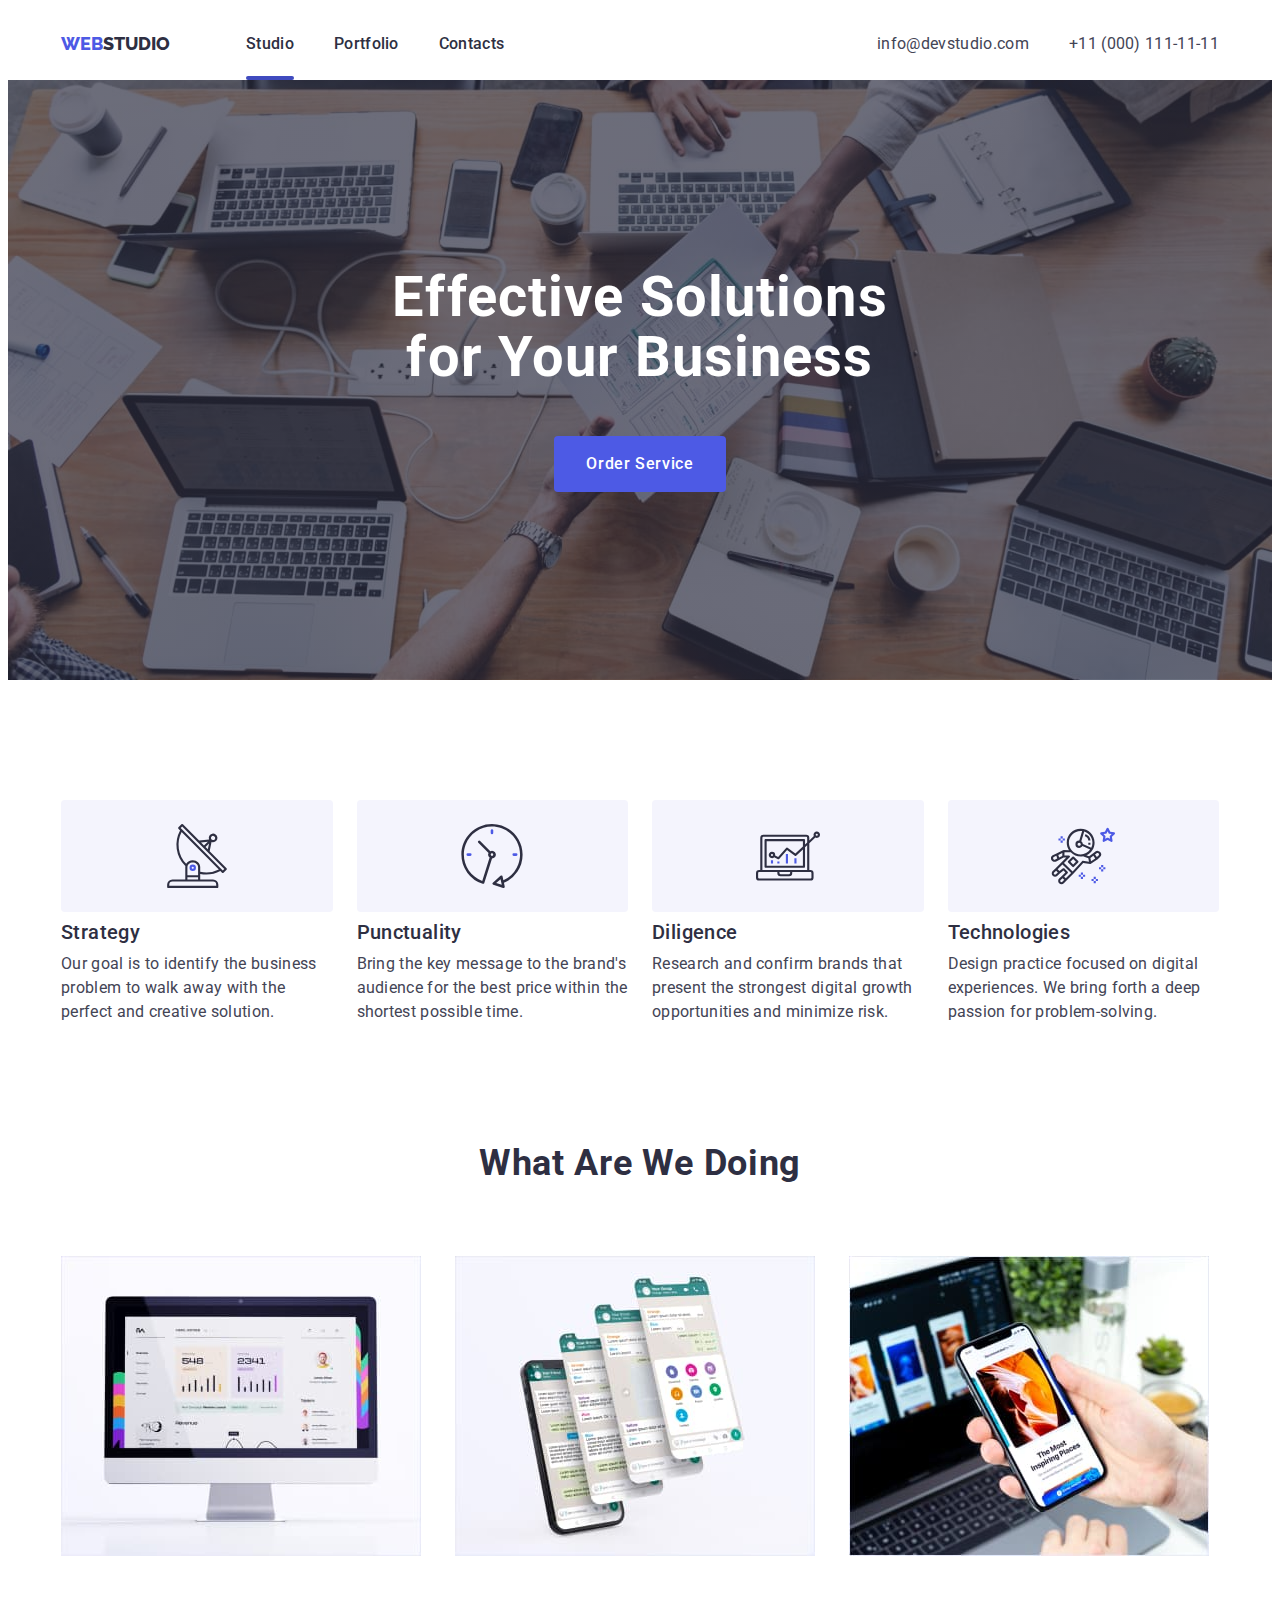
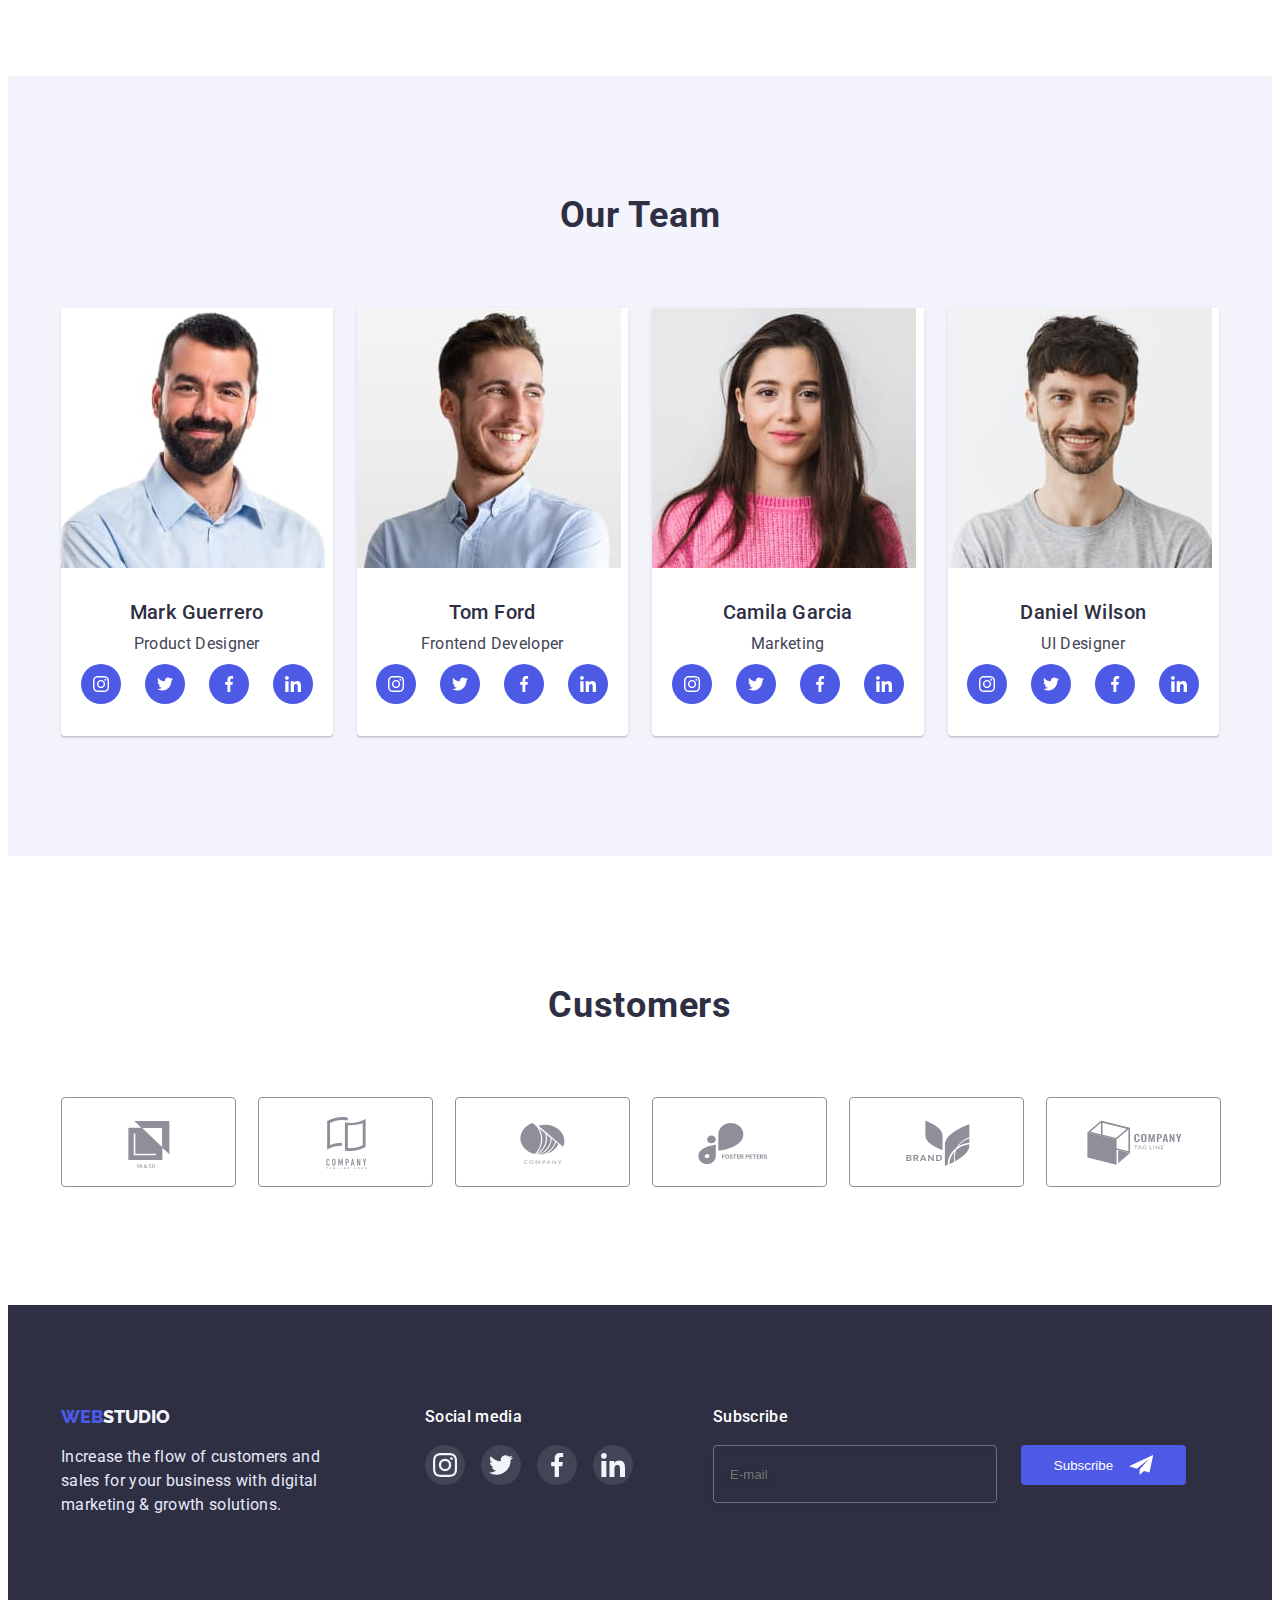
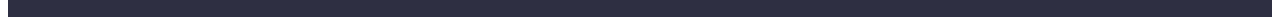
<file: index.html>
<!DOCTYPE html>
<html lang="en">
<head>
    <meta charset="UTF-8">
    <meta http-equiv="X-UA-Compatible" content="IE=edge">
    <meta name="viewport" content="width=device-width, initial-scale=1.0">
    <title>Webstudio</title>
    <link rel="preconnect" href="https://fonts.googleapis.com">
    <link rel="preconnect" href="https://fonts.gstatic.com" crossorigin>
    <link href="https://fonts.googleapis.com/css2?family=Raleway:wght@800&family=Roboto:wght@400;500;700;900&display=swap" rel="stylesheet">
    <link rel="stylesheet"
        href="https://cdnjs.cloudflare.com/ajax/libs/modern-normalize/1.1.0/modern-normalize.min.css"
        integrity="sha512-wpPYUAdjBVSE4KJnH1VR1HeZfpl1ub8YT/NKx4PuQ5NmX2tKuGu6U/JRp5y+Y8XG2tV+wKQpNHVUX03MfMFn9Q=="
        crossorigin="anonymous"
        referrerpolicy="no-referrer" />
    <link rel="stylesheet" href="./css/style.css">
</head>
<body>
    <!--header-->
    <header class="header">
        <div class="container header-wrap">
            <nav class="navigation">
                <a href="./index.html" class="logo link"><span class="logo-web">Web</span>Studio</a>
                    <ul class="navigation-item">
                        <li class="navigation-items list">
                            <a class="link current" href="./index.html" >Studio</a></li>
                        <li class="navigation-items list">
                            <a class="link" href="./portfolio.html">Portfolio</a></li>
                        <li class="navigation-items list">
                            <a class="link" href="#">Contacts</a></li>
                    </ul>
            </nav>
            <address class="address">
                <ul class="address-item">
                    <li class="address-items list"><a href="mailto:info@devstudio.com" class="link">info@devstudio.com</a></li>
                    <li class="address-items list"><a href="tel:+110001111111" class="link">+11 (000) 111-11-11</a></li>
                </ul>
            </address>
        </div>
    </header>
            <!--Main title Section 1-->
    <main>
        <section class="hero">
            <div class="container hero-wrap">
                <h1 class="hero-title">Effective Solutions for Your Business</h1>
                <button type="button" class="hero-btn" data-modal-open >Order Service</button>
            </div>
        </section>
        <!--Section 2-->
        <section class="qualities">
            <div class="container">
                <h2 class="visualy-hidden">Our Qualities</h2>
                <ul class="qualities-wrap">
                    <li class="qualities-list list">
                        <h3 class="qualities-title">Strategy</h3>
                        <p class="qualities-description">Our goal is to identify the business problem to walk away with the perfect and creative solution. 
                        </p>
                    </li>
                    <li class="qualities-list list">
                        <h3 class="qualities-title">Punctuality</h3>
                        <p class="qualities-description">Bring the key message to the brand's audience for the best price within the shortest possible time.
                        </p>
                    </li>
                    <li class="qualities-list list">
                        <h3 class="qualities-title">Diligence</h3>
                        <p class="qualities-description">Research and confirm brands that present the strongest digital growth opportunities and minimize risk.
                        </p>
                    </li>
                    <li class="qualities-list list">
                        <h3 class="qualities-title">Technologies</h3>
                        <p class="qualities-description">Design practice focused on digital experiences. We bring forth a deep passion for problem-solving. 
                        </p>
                    </li>
                </ul>
            </div>
        </section>
        <!--Section 3-->
        <section class="work-section">
            <div class="container">
                <h2 class="work-title">What are we doing</h2>
                <ul class="work-item-wrap">
                    <li class="work-title-items list"><img src="./images/blok-3-3.jpg" alt="monitor" width="360"></li>
                    <li class="work-title-items list"><img src="./images/blok-3-2.jpg" alt="phone display" width="360"></li>
                    <li class="work-title-items list"><img src="./images/blok-3-1.jpg" alt="laptop phone" width="360"></li>
                </ul>
            </div>
        </section>
        <!--Section 4-->
        <section class="team">
            <div class="container">
                <h2 class="team-title">Our Team</h2>
                <ul class="team-cadrs">
                    <li class="team-items list"><img src="./images/mark.jpg" alt="Mark" width="264">
                        <div class="cards-content">
                            <h3 class="team-titles">Mark Guerrero</h3>
                            <p class="team-description">Product Designer</p>
                            <ul class="team-sot-list list">
                                <li class="team-sot-item">
                                    <a href="" class="team-sot-link link">
                                        <svg class="team-soc-icon" width="16" height="16">
                                            <use href="./images/symbol-defs.svg#icon-instagram-1"></use>
                                        </svg>
                                    </a>
                                </li>
                                <li class="team-sot-item">
                                    <a href="" class="team-sot-link link">
                                        <svg class="team-soc-icon" width="16px" height="16px">
                                            <use href="./images/symbol-defs.svg#icon-twitter-1"></use>
                                        </svg>
                                    </a>
                                </li>
                                <li class="team-sot-item">
                                    <a href="" class="team-sot-link link">
                                        <svg class="team-soc-icon" width="16px" height="16px">
                                            <use href="./images/symbol-defs.svg#icon-facebook-1"></use>
                                        </svg>
                                    </a>
                                </li>
                                <li class="team-sot-item">
                                    <a href="" class="team-sot-link link">
                                        <svg class="team-soc-icon" width="16px" height="16px">
                                            <use href="./images/symbol-defs.svg#icon-linkedin-1"></use>
                                        </svg>
                                    </a>
                                </li>
                            </ul>
                        </div>
                    </li>
                    <li class="team-items list"><img src="./images/tom.jpg" alt="Tom" width="264">
                        <div class="cards-content">
                            <h3 class="team-titles">Tom Ford</h3>
                            <p class="team-description">Frontend Developer</p>
                            <ul class="team-sot-list list">
                                <li class="team-sot-item">
                                    <a href="" class="team-sot-link link">
                                        <svg class="team-soc-icon" width="16" height="16">
                                            <use href="./images/symbol-defs.svg#icon-instagram-1"></use>
                                        </svg>
                                    </a>
                                </li>
                                <li class="team-sot-item">
                                    <a href="" class="team-sot-link link">
                                        <svg class="team-soc-icon" width="16px" height="16px">
                                            <use href="./images/symbol-defs.svg#icon-twitter-1"></use>
                                        </svg>
                                    </a>
                                </li>
                                <li class="team-sot-item">
                                    <a href="" class="team-sot-link link">
                                        <svg class="team-soc-icon" width="16px" height="16px">
                                            <use href="./images/symbol-defs.svg#icon-facebook-1"></use>
                                        </svg>
                                    </a>
                                </li>
                                <li class="team-sot-item">
                                    <a href="" class="team-sot-link link">
                                        <svg class="team-soc-icon" width="16px" height="16px">
                                            <use href="./images/symbol-defs.svg#icon-linkedin-1"></use>
                                        </svg>
                                    </a>
                                </li>
                            </ul>
                        </div>
                    </li>
                    <li class="team-items list"><img src="./images/camila.jpg" alt="Camila" width="264">
                        <div class="cards-content">
                            <h3 class="team-titles">Camila Garcia</h3>
                            <p class="team-description">Marketing</p>
                            <ul class="team-sot-list list">
                                <li class="team-sot-item">
                                    <a href="" class="team-sot-link link">
                                        <svg class="team-soc-icon" width="16" height="16">
                                            <use href="./images/symbol-defs.svg#icon-instagram-1"></use>
                                        </svg>
                                    </a>
                                </li>
                                <li class="team-sot-item">
                                    <a href="" class="team-sot-link link">
                                        <svg class="team-soc-icon" width="16px" height="16px">
                                            <use href="./images/symbol-defs.svg#icon-twitter-1"></use>
                                        </svg>
                                    </a>
                                </li>
                                <li class="team-sot-item">
                                    <a href="" class="team-sot-link link">
                                        <svg class="team-soc-icon" width="16px" height="16px">
                                            <use href="./images/symbol-defs.svg#icon-facebook-1"></use>
                                        </svg>
                                    </a>
                                </li>
                                <li class="team-sot-item">
                                    <a href="" class="team-sot-link link">
                                        <svg class="team-soc-icon" width="16px" height="16px">
                                            <use href="./images/symbol-defs.svg#icon-linkedin-1"></use>
                                        </svg>
                                    </a>
                                </li>
                            </ul>
                        </div>
                    </li>
                    <li class="team-items list"><img src="./images/daniel.jpg" alt="Daniel" width="264">
                        <div class="cards-content">
                            <h3 class="team-titles">Daniel Wilson</h3>
                            <p class="team-description">UI Designer</p>
                            <ul class="team-sot-list list">
                                <li class="team-sot-item">
                                    <a href="" class="team-sot-link link">
                                        <svg class="team-soc-icon" width="16" height="16">
                                            <use href="./images/symbol-defs.svg#icon-instagram-1"></use>
                                        </svg>
                                    </a>
                                </li>
                                <li class="team-sot-item">
                                    <a href="" class="team-sot-link link">
                                        <svg class="team-soc-icon" width="16px" height="16px">
                                            <use href="./images/symbol-defs.svg#icon-twitter-1"></use>
                                        </svg>
                                    </a>
                                </li>
                                <li class="team-sot-item">
                                    <a href="" class="team-sot-link link">
                                        <svg class="team-soc-icon" width="16px" height="16px">
                                            <use href="./images/symbol-defs.svg#icon-facebook-1"></use>
                                        </svg>
                                    </a>
                                </li>
                                <li class="team-sot-item">
                                    <a href="" class="team-sot-link link">
                                        <svg class="team-soc-icon" width="16px" height="16px">
                                            <use href="./images/symbol-defs.svg#icon-linkedin-1"></use>
                                        </svg>
                                    </a>
                                </li>
                            </ul>
                        </div>
                    </li>
                </ul>
            </div>
        </section>
        <!-- --------section customers--------- -->
        <section class="customers">
            <div class="container">
                <h3 class="customers-header">Customers</h3>
                <ul class="customers-item list">
                    <li class="customers-items">
                        <a href="" class="customers-links link">
                            <svg class="customers-icon" width="104" height="56">
                                <use href="./images/symbol-defs.svg#icon-Logo-yaco"></use>
                            </svg>
                        </a>
                    </li>
                    <li class="customers-items">
                        <a href="" class="customers-links link">
                            <svg class="customers-icon" width="104" height="56">
                                <use href="./images/symbol-defs.svg#icon-Logo-comp-th"></use>
                            </svg>
                        </a>
                    </li>
                    <li class="customers-items">
                        <a href="" class="customers-links link">
                            <svg class="customers-icon" width="104" height="56">
                                <use href="./images/symbol-defs.svg#icon-Logo-company"></use>
                            </svg>
                        </a>
                    </li>
                    <li class="customers-items">
                        <a href="" class="customers-links link">
                            <svg class="customers-icon" width="104" height="56">
                                <use href="./images/symbol-defs.svg#icon-Logo-peters"></use>
                            </svg>
                        </a>
                    </li>
                    <li class="customers-items">
                        <a href="" class="customers-links link">
                            <svg class="customers-icon" width="104" height="56">
                                <use href="./images/symbol-defs.svg#icon-Logobrand"></use>
                            </svg>
                        </a>
                    </li>
                    <li class="customers-items">
                        <a href="" class="customers-links link">
                            <svg class="customers-icon" width="104" height="56">
                                <use href="./images/symbol-defs.svg#icon-Logo-com-tl"></use>
                            </svg>
                        </a>
                    </li>
                </ul>
            </div>
        </section>
    </main>
    <!--Basement-->
    <footer class="footers">
        <div class="footers-con-wrap container">
            <div class="footers-wrap">
                <a href="./index.html" class="logo link"><span class="logo-web">Web</span><span class="logo-footer">Studio</span></a>
                <p  class="footers-coperite">Increase the flow of customers and sales for your business with digital marketing & growth solutions.</p>
            </div>
            <div class="social-wrap">
                <h4 class="social-header">Social media</h4>
                <ul class="social-item list">
                    <li class="social-items">
                        <a href="" class="social-links link">
                            <svg class="social-icon-footers" width="24" height="24">
                                <use href="./images/symbol-defs.svg#icon-instagram-1"></use>
                            </svg>
                        </a>
                    </li>
                    <li class="social-items">
                        <a href="" class="social-links link">
                            <svg class="social-icon-footers" width="24px" height="24px">
                                <use href="./images/symbol-defs.svg#icon-twitter-1"></use>
                            </svg>
                        </a>
                    </li>
                    <li class="social-items">
                        <a href="" class="social-links link">
                            <svg class="social-icon-footers" width="24px" height="24px">
                                <use href="./images/symbol-defs.svg#icon-facebook-1"></use>
                            </svg>
                        </a>
                    </li>
                    <li class="social-items">
                        <a href="" class="social-links link">
                            <svg class="social-icon-footers" width="24px" height="24px">
                                <use href="./images/symbol-defs.svg#icon-linkedin-1"></use>
                            </svg>
                        </a>
                    </li>
                </ul>
            </div>
            <form class="footer-form" name="email-footer" autocomplete="on" novalidate>
                <h4 class="social-header footers-form-header">Subscribe</h4>
                <div class="form-inp-and-btn">
                    <input
                        class="footer-input"
                        type="email" 
                        name="email"
                        placeholder="E-mail"/>
                    <button type="submit" class="form-btn button">Subscribe
                        <svg class="form-btn-icon" width="24px" height="24px">
                            <use href="./images/symbol-defs.svg#icon-icon-send"></use>
                        </svg>
                    </button>
                </div>
            </form>
        </div>
    </footer>
    <div class="backdrop is-hidden" data-modal >
        <div class="modal">
            <button type="button" class="modal-btn-close" data-modal-close >
                <svg class="close-icon" width="8px" height="8px">
                    <use href="./images/symbol-defs.svg#icon-close-black-18dp-2-1"></use>
                </svg>
            </button>
            <p class="modal-text">Leave your contacts and we will call you back</p>
            <form class="modal-form">
                <label class="form-label">
                    <span class="modal-label-text">Name</span>
                    <span class="input-container">
                        <input 
                            class="modal-in-name modal-input"
                            type="name" 
                            name="user-name"/>
                        <svg class="modal-inp-icon" width="18" height="18">
                            <use href="./images/symbol-defs.svg#icon-person-black-18dp"></use>
                        </svg>
                    </span>
                </label>
                <label class="form-label">
                    <span class="modal-label-text">Phone</span>
                    <span class="input-container">
                        <input 
                            class="modal-in-name modal-input"
                            type="tel" 
                            name="user-phone"/>
                        <svg class="modal-inp-icon" width="18" height="24">
                            <use href="./images/symbol-defs.svg#icon-Vector"></use>
                        </svg>
                    </span>
                </label>
                <label class="form-label">
                    <span class="modal-label-text">Email</span>
                    <span class="input-container">
                        <input 
                            class="modal-in-name modal-input"
                            type="email" 
                            name="user-email"/>
                        <svg class="modal-inp-icon" width="18" height="24">
                            <use href="./images/symbol-defs.svg#icon-Vector-2"></use>
                        </svg>
                    </span>
                </label>
                <label class="form-label label-textarea-container">
                    <span class="modal-label-text">Comment</span>
                    <textarea class="modal-user-text" name="usex text" rows="10" placeholder="Text input"></textarea>
                </label>
                <div class="modal-field">
                    <input
                        class="inp-check visualy-hidden" 
                        type="checkbox" 
                        id="policy"
                        name="user policy"
                        value="true"
                        required>
                    <label class="modal-check" type="check-text" for="policy">
                        <span class="check-text">I accept the terms and conditions of the</span>
                        <a href="#" class="check-link">Privacy Policy</a>
                    </label>
                </div>
                <div class="btn-position">
                    <button type="submit" class="modal-btn-submit">Send</button>
                </div>
            </form>
        </div>
    </div>
    <script src="./js/modal.js"></script>
</body>
</html>
</file>
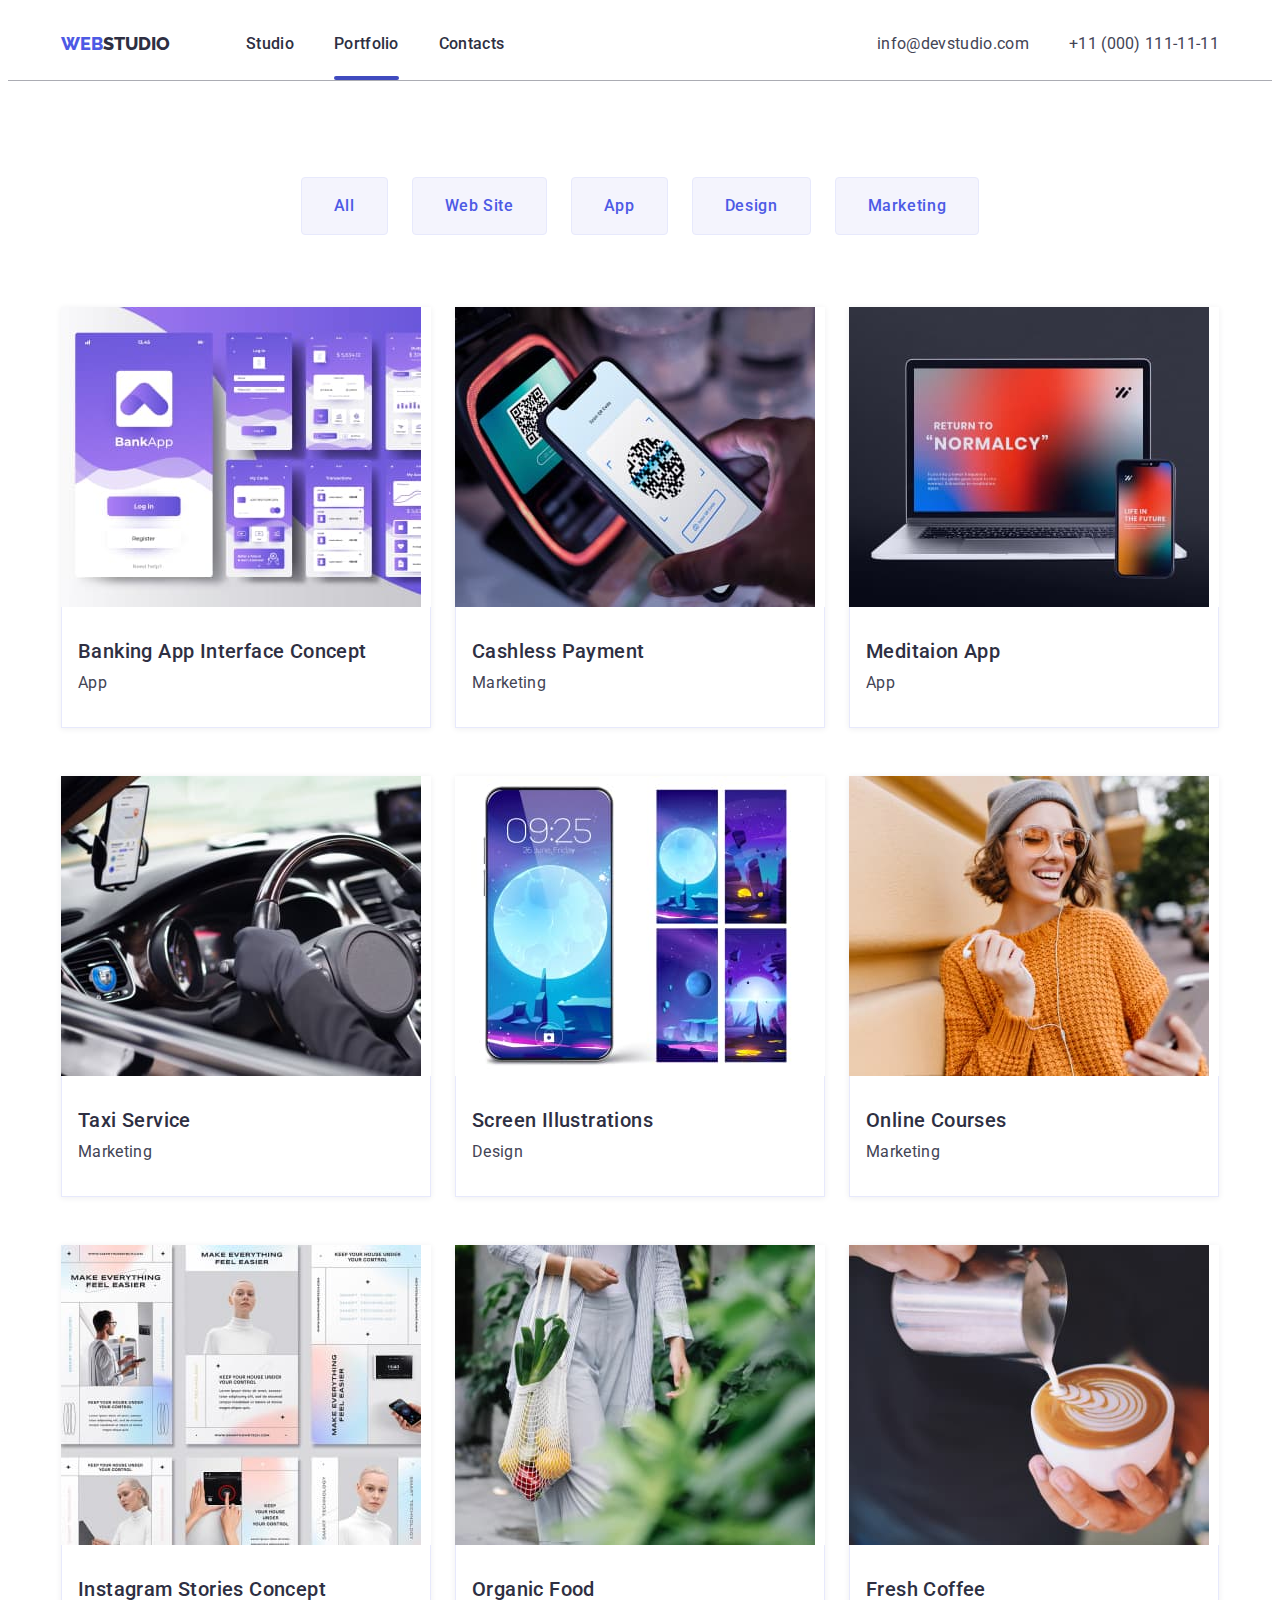
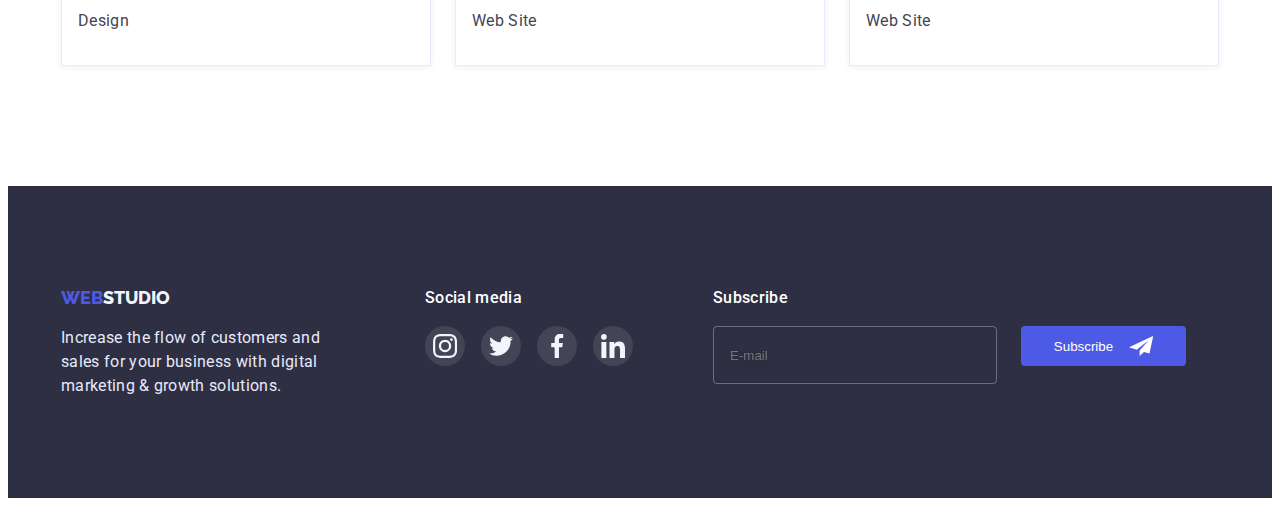
<file: portfolio.html>
<!DOCTYPE html>
<html lang="en">
<head>
    <meta charset="UTF-8">
    <meta http-equiv="X-UA-Compatible" content="IE=edge">
    <meta name="viewport" content="width=device-width, initial-scale=1.0">
    <title>Portfolio</title>
    <link rel="preconnect" href="https://fonts.googleapis.com">
    <link rel="preconnect" href="https://fonts.gstatic.com" crossorigin>
    <link href="https://fonts.googleapis.com/css2?family=Raleway:wght@800&family=Roboto:wght@400;500;700;900&display=swap" rel="stylesheet">
    <link rel="stylesheet"
        href="https://cdnjs.cloudflare.com/ajax/libs/modern-normalize/1.1.0/modern-normalize.min.css"
        integrity="sha512-wpPYUAdjBVSE4KJnH1VR1HeZfpl1ub8YT/NKx4PuQ5NmX2tKuGu6U/JRp5y+Y8XG2tV+wKQpNHVUX03MfMFn9Q=="
        crossorigin="anonymous"
        referrerpolicy="no-referrer" />
    <link rel="stylesheet" href="./css/style.css">
</head>
<body>
    <!--header-->
    <header class="header header-portfolio">
        <div class="container header-wrap">
            <nav class="navigation">
                <a href="./index.html" class="logo link"><span class="logo-web">Web</span>Studio</a>
                    <ul class="navigation-item">
                        <li class="navigation-items list">
                            <a class="link" href="./index.html" >Studio</a></li>
                        <li class="navigation-items list">
                            <a class="link current" href="./portfolio.html">Portfolio</a></li>
                        <li class="navigation-items list">
                            <a class="link" href="#">Contacts</a></li>
                    </ul>
            </nav>
            <address class="address">
                <ul class="address-item">
                    <li class="address-items list"><a href="mailto:info@devstudio.com" class="link">info@devstudio.com</a></li>
                    <li class="address-items list"><a href="tel:+110001111111" class="link">+11 (000) 111-11-11</a></li>
                </ul>
            </address>
        </div>
    </header>
        <!--meniu filters-->
    <main>
        <section class="meniu-filters project">
            <div class="container">
                <h1 hidden>Portfolio</h1>
                <ul class="meniu-filters-item">
                    <li class="meniu-filters-items list">
                        <button class="meniu-filters-btn" type="button">All</button>
                    </li>
                    <li class="meniu-filters-items list">
                        <button class="meniu-filters-btn" type="button">Web Site</button>
                    </li>
                    <li class="meniu-filters-items list">
                        <button class="meniu-filters-btn" type="button">App</button>
                    </li>
                    <li class="meniu-filters-items list">
                        <button class="meniu-filters-btn" type="button">Design</button>
                    </li>
                    <li class="meniu-filters-items list">
                        <button class="meniu-filters-btn" type="button">Marketing</button>
                    </li>
                </ul>
                <!--Project Cards-->
                <ul class="project-item">
                    <li class="project-items list">
                        <a href="" class="project-links link">
                            <div class="project-cont-overlay">
                                <img src="./images/banking.jpg" alt="banking app" width="360">
                                <p class="overlay">
                                    14 Stylish and User-Friendly App Design Concepts · Task Manager App · Calorie Tracker App · Exotic Fruit Ecommerce App · Cloud Storage App
                                </p>
                            </div>
                            <div class="project-items-content">
                                <h2 class="project-header text">Banking App Interface Concept</h2>
                                <p class="project-paragaph text">App</p>
                            </div>
                        </a>
                    </li>
                    <li class="project-items list"> 
                        <a href="" class="project-links link">
                            <div class="project-cont-overlay">
                                <img src="./images/cashless-payment.jpg" alt="phone paynet" width="360">
                                <p class="overlay">
                                    14 Stylish and User-Friendly App Design Concepts · Task Manager App · Calorie Tracker App · Exotic Fruit Ecommerce App · Cloud Storage App
                                </p>
                            </div>
                            <div class="project-items-content">
                                <h2 class="project-header text">Cashless Payment</h2>
                                <p class="project-paragaph text">Marketing</p>
                            </div>
                        </a>
                    </li>
                    <li class="project-items list">
                        <a href="" class="project-links link">
                            <div class="project-cont-overlay">
                                <img src="./images/meditaion.jpg" alt="macbook phone" width="360">
                                <p class="overlay">
                                    14 Stylish and User-Friendly App Design Concepts · Task Manager App · Calorie Tracker App · Exotic Fruit Ecommerce App · Cloud Storage App
                                </p>
                            </div>
                            <div class="project-items-content">
                                <h2 class="project-header text">Meditaion App</h2>
                                <p class="project-paragaph text">App</p>
                            </div>
                        </a>
                    </li>
                    <li class="project-items list">
                        <a href="" class="project-links link">
                            <div class="project-cont-overlay">
                                <img src="./images/taxi-service.jpg" alt="taxi driver driving" width="360">
                                <p class="overlay">
                                    14 Stylish and User-Friendly App Design Concepts · Task Manager App · Calorie Tracker App · Exotic Fruit Ecommerce App · Cloud Storage App
                                </p>
                            </div>
                            <div class="project-items-content">
                                <h2 class="project-header text">Taxi Service</h2>
                                <p class="project-paragaph text">Marketing</p>
                            </div>
                        </a>
                    </li>
                    <li class="project-items list">
                        <a href="" class="project-links link">
                            <div class="project-cont-overlay">
                                <img src="./images/screen-ilustration.jpg" alt="screen ilustration" width="360">
                                <p class="overlay">
                                    14 Stylish and User-Friendly App Design Concepts · Task Manager App · Calorie Tracker App · Exotic Fruit Ecommerce App · Cloud Storage App
                                </p>
                            </div>
                            <div class="project-items-content">
                                <h2 class="project-header text">Screen Illustrations</h2>
                                <p class="project-paragaph text">Design</p>
                            </div>
                        </a>
                    </li>
                    <li class="project-items list">
                        <a href="" class="project-links link">
                            <div class="project-cont-overlay">
                                <img src="./images/online-courses.jpg" alt="girl in ayellow sweater" width="360">
                                <p class="overlay">
                                    14 Stylish and User-Friendly App Design Concepts · Task Manager App · Calorie Tracker App · Exotic Fruit Ecommerce App · Cloud Storage App
                                </p>
                            </div>
                            <div class="project-items-content">
                                <h2 class="project-header text">Online Courses</h2>
                                <p class="project-paragaph text">Marketing</p>
                            </div>
                        </a>
                    </li>
                    <li class="project-items list">
                        <a href="" class="project-links link">
                            <div class="project-cont-overlay">
                                <img src="./images/insta-store-content.jpg" alt="stories concept" width="360">
                                <p class="overlay">
                                    14 Stylish and User-Friendly App Design Concepts · Task Manager App · Calorie Tracker App · Exotic Fruit Ecommerce App · Cloud Storage App
                                </p>
                            </div>
                            <div class="project-items-content">
                                <h2 class="project-header text">Instagram Stories Concept</h2>
                                <p class="project-paragaph text">Design</p>
                            </div>
                        </a>
                    </li>
                    <li class="project-items list">
                        <a href="" class="project-links link">
                            <div class="project-cont-overlay">
                                <img src="./images/organic-food.jpg" alt="vegetables and fruits" width="360">
                                <p class="overlay">
                                    14 Stylish and User-Friendly App Design Concepts · Task Manager App · Calorie Tracker App · Exotic Fruit Ecommerce App · Cloud Storage App
                                </p>
                            </div>
                            <div class="project-items-content">
                                <h2 class="project-header text">Organic Food</h2>
                                <p class="project-paragaph text">Web Site</p>
                            </div>
                        </a>
                    </li>
                    <li class="project-items list">
                        <a href="" class="project-links link">
                            <div class="project-cont-overlay">
                                <img src="./images/fresh-coffe.jpg" alt="fresh coffe" width="360">
                                <p class="overlay">
                                    14 Stylish and User-Friendly App Design Concepts · Task Manager App · Calorie Tracker App · Exotic Fruit Ecommerce App · Cloud Storage App
                                </p>
                            </div>
                            <div class="project-items-content">
                                <h2 class="project-header text">Fresh Coffee</h2>
                                <p class="project-paragaph text">Web Site</p>
                            </div>
                        </a>
                    </li>
                </ul>
            </div>
        </section>
    </main>
    <!--Basement-->
    <footer class="footers">
        <!--  -->
        <!-- <div class="footers-wrap container">
            <a href="./index.html" class="logo link"><span class="logo-web">Web</span><span class="logo-footer">Studio</span></a>
            <p  class="footers-coperite">Increase the flow of customers and sales for your business with digital marketing & growth solutions.</p>
        </div> -->
        <!-- new -->
        <div class="footers-con-wrap container">
            <div class="footers-wrap">
                <a href="./index.html" class="logo link"><span class="logo-web">Web</span><span class="logo-footer">Studio</span></a>
                <p  class="footers-coperite">Increase the flow of customers and sales for your business with digital marketing & growth solutions.</p>
            </div>
            <div class="social-wrap">
                <h4 class="social-header">Social media</h4>
                <ul class="social-item list">
                    <li class="social-items">
                        <a href="" class="social-links link">
                            <svg class="social-icon-footers" width="24" height="24">
                                <use href="./images/symbol-defs.svg#icon-instagram-1"></use>
                            </svg>
                        </a>
                    </li>
                    <li class="social-items">
                        <a href="" class="social-links link">
                            <svg class="social-icon-footers" width="24px" height="24px">
                                <use href="./images/symbol-defs.svg#icon-twitter-1"></use>
                            </svg>
                        </a>
                    </li>
                    <li class="social-items">
                        <a href="" class="social-links link">
                            <svg class="social-icon-footers" width="24px" height="24px">
                                <use href="./images/symbol-defs.svg#icon-facebook-1"></use>
                            </svg>
                        </a>
                    </li>
                    <li class="social-items">
                        <a href="" class="social-links link">
                            <svg class="social-icon-footers" width="24px" height="24px">
                                <use href="./images/symbol-defs.svg#icon-linkedin-1"></use>
                            </svg>
                        </a>
                    </li>
                </ul>
            </div>
            <form class="footer-form" name="email-footer" autocomplete="on" novalidate>
                <h4 class="social-header footers-form-header">Subscribe</h4>
                <div class="form-inp-and-btn">
                    <input
                        class="footer-input"
                        type="email" 
                        name="email"
                        placeholder="E-mail"
                    />
                    <button type="submit" class="form-btn button">Subscribe
                        <svg class="form-btn-icon" width="24px" height="24px">
                            <use href="./images/symbol-defs.svg#icon-icon-send"></use>
                        </svg>
                    </button>
                </div>
            </form>
        </div>
    </footer>
</body>
</html>
</file>
<file: css/style.css>
:root {
    --primary-brand-color: #4D5AE5;
    --overlays-shadow-headi:#2E2F42; /* font,title */
    --accent-text-color: #434455;
    --helper-text-subtle: #8E8F99;
    --primary-white-color: #FFFFFF;
    --hover-focus: #404BBF;
    --card-text-overlay: #F4F4FD;
    --time-hover: 250ms cubic-bezier(0.4, 0, 0.2, 1);
        
}
body {
    font-family: 'Roboto', sans-serif;
    background-color: var(--primary-white-color);
}
/* ----------- reset styles ------------*/
h1,
h2,
h3,
h4,
h5, p {
    margin: 0;
}
ul {
    margin: 0;
    padding-left: 0;
}
img {
    display: block;
    max-width: 100%;
    height: auto;
}
button {
    padding: 16px 32px;
    border: 0px;
    border-radius: 4px;
    cursor: pointer;
}
.list {
    list-style: none;
}
.link {
    text-decoration: none;
}

.container {
    width: 1158px;
    padding-left: 15px;
    padding-right: 15px;
    margin-left: auto;
    margin-right: auto;
    /* outline: 2px solid red; */
}
/* ---------hidden header-------- */
.visualy-hidden {
    position: absolute;
    width: 1px;
    height: 1px;
    margin: -1px;
    border: 0;
    padding: 0;
    white-space: nowrap;
    clip-path: inset(100%);
    clip: rect(0 0 0 0);
    overflow: hidden;
}
/* -----------HEADER-------------- */
.header {
    padding-top: 24px;
    padding-bottom: 24px;
}
.header-wrap {
    display: flex;
    align-items: center;
}
.navigation {
    display: flex;
    align-items: center;
}
.logo {
    font-family: 'Raleway', sans-serif;
    color: var(--overlays-shadow-headi);
    font-weight: 800;
    font-size: 18px;
    line-height: 1.33;
    text-transform: uppercase;
    margin-left: 0px;
}
.logo-web {
    color: var(--primary-brand-color);
}
.current {
    position: relative;
}
.current::after {
    content: '';
    position: absolute;
    left: 0;
    bottom: -27px;
    width: 100%;
    height: 4px;
    border-radius: 2px;
    background-color: var(--hover-focus);

}
.navigation-item {
    display: flex;
    align-items: center;
    gap: 40px;
    margin-left: 76px;
}
.navigation-item 
.link {
    color:  var(--overlays-shadow-headi);
    font-weight: 500;
    font-size: 16px;
    line-height: 1.5;
    letter-spacing: 0.02em;
    transition: color var(--time-hover);
}
.navigation-item .link:hover,
.navigation-item .link:focus {
    color: var(--primary-brand-color);
}
.navigation-item .link:active {
    color: var(--primary-brand-color);
}
.address {
    font-style: normal;
    margin-left: auto;
}
.address-item {
    display: flex;
    align-items: center;
    gap: 40px;
}
.address-items
.link {
    color: var(--accent-text-color);
    font-size: 16px;
    line-height: 1.5;
    letter-spacing: 0.02em;
    transition: color var(--time-hover);
}
.address-items .link:hover,
.address-items .link:focus {
    color: var(--primary-brand-color);
}
/* ---------------------------HERO------------------------ */
.hero {
    background-color: var(--overlays-shadow-headi);
    background-image: linear-gradient(
        rgba(46, 47, 66, 0.7)
        ,rgba(46, 47, 66, 0.7)),
        url(../images/header-image.jpg);
    background-position: center;
    margin-left: auto;
    margin-right: auto;
    
    max-width: 1600px;
    background-size: cover;
    background-repeat: no-repeat;
    padding: 188px 0;
}
.hero-wrap {
    text-align: center;
}
.hero-title {
    color: var(--primary-white-color);
    font-size: 56px;
    line-height: 1.07;
    letter-spacing: 0.02em;

    text-align: center;
    margin-bottom: 48px;
    max-width: 500px;
    margin-left: auto;
    margin-right: auto;
}
.hero-btn {
    font-family: inherit;
    color: var(--primary-white-color);
    background-color: var(--primary-brand-color);
    font-weight: 500;
    font-size: 16px;
    line-height: 1.5;
    letter-spacing: 0.04em;
    padding: 16px 32px;
    min-width: 169px;
    min-height: 56px;
    transition: background-color var(--time-hover);
}
.hero-btn:hover,
.hero-btn:active {
    background-color: var(--hover-focus);
}
/* -------------------------------Section 2--------------------------- */
.qualities {
    padding: 120px 0px 120px 0px;
}
.qualities-wrap {
    display: flex;
    gap: 24px;
}
.qualities-list {
    flex-basis: calc((100% - 72px) / 4);
}
.qualities-list::before {
    background-color: #F4F4FD;
    display: block;
    content: "";
    height: 112px;
    border-radius: 4px;
    margin-bottom: 8px;
    background-size: 64px;
    background-position: center;
    background-repeat: no-repeat;
}
.qualities-list:nth-child(1)::before {
    background-image: url(../images/antenna.svg);
}
.qualities-list:nth-child(2)::before {
    background-image: url(../images/clock.svg);
}
.qualities-list:nth-child(3)::before {
    background-image: url(../images/diagram.svg);
}
.qualities-list:nth-child(4)::before {
    background-image: url(../images/astronaut.svg);
}
.qualities-title {
    color: var(--overlays-shadow-headi);
    font-family: inherit;
    font-weight: 500;
    font-size: 20px;
    line-height: 1.2;
    letter-spacing: 0.02em;
    margin-bottom: 8px;
}
.qualities-description {
    color: var(--accent-text-color);
    font-family: inherit;
    font-size: 16px;
    line-height: 1.5;
    letter-spacing: 0.02em;
}
/* -------------Section 3----------- */
.work-section {
    padding-bottom: 120px;
}
.work-title {
    color: var(--overlays-shadow-headi);
    font-size: 36px;
    line-height: 1.11;
    letter-spacing: 0.02em;
    text-transform: capitalize;
    text-align: center;

    margin-bottom: 72px;
}
.work-item-wrap {
    display: flex;
    flex-wrap: wrap;
    gap: 24px;
}
.work-title-items {
    flex-basis: calc((100% - 48px) / 3);
    /* color: var(--overlays-shadow-headi);
    font-weight: 600;
    font-size: 36px;
    line-height: 1.11; */
}
/* ------------------------Section 4----------------------- */
.team {
    background-color: #F4F4FD;
    padding: 120px 0 120px 0;
}
.team-title {
    text-align: center;
    color: var(--overlays-shadow-headi);
    font-size: 36px;
    line-height: 1.11;
    letter-spacing: 0.02em;
    text-transform: capitalize;
    margin-bottom: 72px;
}
.team-cadrs {
    display: flex;
    flex-wrap: wrap;
    gap: 24px;
}
.cards-content {
    padding: 32px 16px 32px 16px;
}
.team-items {
    flex-basis: calc((100% - 72px) / 4);
    background: #FFFFFF;
    box-shadow: 0px 1px 6px rgba(46, 47, 66, 0.08),
                0px 1px 1px rgba(46, 47, 66, 0.16),
                0px 2px 1px rgba(46, 47, 66, 0.08);
    border-radius: 0px 0px 4px 4px;
}
.team-titles {
    color: var(--overlays-shadow-headi);
    font-weight: 500;
    font-size: 20px;
    line-height: 1.2;
    letter-spacing: 0.02em;
    text-align: center;
    margin-bottom: 8px;
}
.team-description {
    color: var(--accent-text-color);
    font-size: 16px;
    line-height: 1.5;
    letter-spacing: 0.02em;
    text-align: center;
    margin-bottom: 8px;
}
.team-sot-list {
    display: flex;
    justify-content: center;
    gap: 24px;
}
.team-sot-item {
    width: 40px;
    height: 40px;
}
.team-sot-link {
    width: 100%;
    height: 100%;
    background-color: var(--primary-brand-color);

    display: flex;
    align-items: center;
    justify-content: center;
    border-radius: 50%;
    transition: background-color var(--time-hover);
}
/* -----schimb culoare la icon -----*/
.team-soc-icon {
    fill: #FFFFFF;
}
.team-sot-link:is(:hover, :focus) {
    background-color: var(--hover-focus);
}
/* ---------------------------Basement----------------------- */
.footers {
    background-color: var(--overlays-shadow-headi);
    padding-top: 100px;
    padding-bottom: 100px;
}
.footers-coperite {
    font-size: 16px;
    line-height: 1.5;
    color: #E7E9FC;
    letter-spacing: 0.02em;
    margin-top: 16px;
    max-width: 264px;
}
.logo-footer {
    color: #F4F4FD;
}
.footers-con-wrap {
    display: flex;
}
.footers-wrap {
    padding-right: 100px;
}
.social-wrap {
    min-width: 208px;
    padding-right: 80px;
}
.social-header {
    font-weight: 500;
    font-size: 16px;
    line-height: 1.5;
    letter-spacing: 0.02em;
    color: #FFFFFF;
    margin-bottom: 16px;
}
.social-item {
    display: flex;
    gap: 16px;
}
.social-items {
    width: 40px;
    height: 40px;
    flex-basis: calc((100% - 48px) / 4);
}
.social-links {
    width: 100%;
    height: 100%;
    background-color: rgba(255, 255, 255, 0.1);
    display: flex;
    align-items: center;
    justify-content: center;
    border-radius: 50%;
    transition: background-color var(--time-hover);
}
.social-links:is(:hover, :focus) {
    background-color: #31D0AA;
}
.social-icon-footers {
    fill: #F4F4FD;
    align-content: center;  
}
/* .footer-form {
    
} */
/* .footers-form-header {
    
} */
.form-inp-and-btn {
    display: flex;
}
.footer-input {
    width: 264px;
    height: 40px;
    color: rgba(255, 255, 255, 0.6);
    background-color: transparent;
    border: 1px solid rgba(255, 255, 255, 0.3);
    filter: drop-shadow(0px 4px 4px rgba(0, 0, 0, 0.15));
    border-radius: 4px;
    margin-right: 24px;
    padding-left: 16px;
    padding-bottom: 8px;
    padding-top: 8px;
}
.footer-input::backdrop {
    font-size: 12px;
    line-height: 2;
    letter-spacing: 0.04em;
}
.form-btn {
    display: flex;
    justify-content: center;
    align-items: center;
    width: 165px;
    height: 40px;
    color: #FFFFFF;
    padding: 8px 24px;
    gap: 16px;
    background-color: var(--primary-brand-color);
    transition: background-color var(--time-hover);
}
.form-btn:hover,
.form-btn:focus {
    background: var(--hover-focus);
}
.form-btn-icon {
    fill: var(--primary-white-color);
    
}

/* ------------------------meniu filters--------------------- */
/* .meniu-filters {

} */
.header-portfolio {
    border-bottom: 1px solid rgba(46, 47, 66, 0.4);;
}
.meniu-filters-item {
    display: flex;
    justify-content: center;
    margin-bottom: 72px;
}
.meniu-filters-items:not(:last-child) {
    margin-right: 24px;
}
.meniu-filters-btn {
    font-family: inherit;
    color: var(--primary-brand-color);
    background: #F4F4FD;
    font-weight: 500;
    font-size: 16px;
    line-height: 1.5;
    letter-spacing: 0.04em;
    border-radius: 4px;
    border: 1px solid #E7E9FC;
    transition: background-color var(--time-hover), 
                color var(--time-hover), 
                border var(--time-hover), 
                box-shadow var(--time-hover);
}
.meniu-filters-btn:hover,
.meniu-filters-btn:focus {
    color: var(--primary-white-color);
    background: var(--hover-focus);
    border: 1px solid var(--hover-focus);
    box-shadow: 0px 3px 1px rgba(0, 0, 0, 0.1),
                0px 2px 1px rgba(0, 0, 0, 0.08),
                0px 2px 2px rgba(0, 0, 0, 0.12);
}
/* -------------Project Cards----------- */
.project {
    padding: 96px 0 120px;
}
.project-item {
    display: flex;
    flex-wrap: wrap;
    row-gap: 48px;
    column-gap: 24px;
}
.project-items {
    flex-basis: calc((100% - 48px) / 3);
    box-shadow: 0px 1px 6px rgba(46, 47, 66, 0.08);
    transition: box-shadow var(--time-hover);
}
.project-items:is(:hover, :focus) {
    box-shadow: 0px 1px 6px rgba(46, 47, 66, 0.08),
                0px 1px 1px rgba(46, 47, 66, 0.16),
                0px 2px 1px rgba(46, 47, 66, 0.08);
}
.project-cont-overlay {
    position: relative;
    overflow: hidden;
}
.overlay {
    position: absolute;
    left: 0;
    top: 0;
    width: 100%;
    height: 100%;
    padding: 40px 32px;
    line-height: 1.5;
    overflow: auto;
    transform: translate(0, 100%);
    transition: transform var(--time-hover);

    color: var(--card-text-overlay);
    background-color:#4D5AE5;
}
.project-links:is(:hover, :focus) .overlay {
    transform: translate(0, 0);
}
.project-items-content {
    border: 1px solid #E7E9FC;
    border-top: 0;
    padding: 32px 0 32px 16px;
    transition: border var(--time-hover), 
                box-shadow var(--time-hover);
}
.project-items-content:is(:hover, :focus) {
    border: 1px solid #F4F4FD;
    border-top: 0;
    box-shadow: 0px 1px 6px rgba(46, 47, 66, 0.08), 
                0px 1px 1px rgba(46, 47, 66, 0.16), 
                0px 2px 1px rgba(46, 47, 66, 0.08);
}
.project-header {
    color: var(--overlays-shadow-headi);
    font-weight: 500;
    font-size: 20px;
    line-height: 1.2;
    letter-spacing: 0.02em;

    margin-bottom: 8px;
}
.project-paragaph {
    color: var(--accent-text-color);
    font-size: 16px;
    line-height: 1.5;
    letter-spacing: 0.02em;
}
/* ---------------------section customers -------------------*/
.customers {
    padding: 130px 0 120px;
}
.customers-header {
    color: var(--overlays-shadow-headi);
    font-size: 36px;
    line-height: 1.1;
    text-align: center;
    letter-spacing: 0.02em;
    margin-bottom: 72px;
}
.customers-item {
    display: flex;
    gap: 24px;
}
.customers-items {
    width: calc((100% - 120px) / 6);
    height: 88px;
}
.customers-links {
    width: 100%;
    height: 100%;
    border: 1px solid var(--helper-text-subtle);
    border-radius: 4px;
    display: flex;
    align-items: center;
    justify-content: center;
    color: var(--helper-text-subtle);
    transition: border-color var(--time-hover), 
                color var(--time-hover);
}
.customers-icon {
    fill: currentColor;
}
.customers-links:is(:hover, :focus) {
    border-color: var(--hover-focus);
    color: var(--hover-focus);
}
/* .customers-links:is(:hover, :focus) .customers-icon {
    fill: var(--hover-focus);
} */
/* .customers-links:hover,
.customers-icon:focus {
    color: var(--hover-focus);
    border-color: var(--hover-focus);
} */

/* ------------------------backdrop----------------------------------- */

.backdrop {
    position: fixed;
    display: flex;
    top: 0;
    left: 0;
    z-index: 100;
    width: 100%;
    height: 100%;
    background: rgba(46, 47, 66, 0.4);
    transition: opacity var(--time-hover), visibility var(--time-hover);
}
.backdrop.is-hidden {
    opacity: 0;
    visibility: hidden;
    pointer-events: none;
}
.modal {
    position: absolute;
    top: 50%;
    left: 50%;
    transform: scale(1)translate(-50%, -50%);
    padding: 24px;
    padding-top: 72px;
    width: 408px;
    min-height: 576px;
    background: #FCFCFC;
    box-shadow: 0px 1px 1px rgba(0, 0, 0, 0.14), 0px 1px 3px 
                rgba(0, 0, 0, 0.12), 0px 2px 1px 
                rgba(0, 0, 0, 0.2);
    border-radius: 4px;
    
}
.modal-btn-close {
    position: absolute;
    top: 24px;
    right: 24px;
    display: flex;
    justify-content: center;
    align-items: center;
    padding: 0;
    width: 24px;
    height: 24px;
    border-radius: 50%;
    background: #E7E9FC;
    border: 1px solid rgba(0, 0, 0, 0.1);
    transition: background-color var(--time-hover);
}
.close-icon {
    fill: #000000;
    transition: fill var(--time-hover);
}
.modal-btn-close:is(:hover, :focus) {
    background-color: var(--hover-focus);
}
.modal-btn-close:is(:hover, :focus) > .close-icon {
    fill: #FFFFFF;
}
.modal-text {
    font-weight: 500;
    font-size: 16px;
    line-height: 1.5;
    text-align: center;
    letter-spacing: 0.02em;
    color: var(--overlays-shadow-headi);
    margin-bottom: 16px;
}
.modal-form{
    display: flex;
    flex-direction: column;
}
.form-label {
    margin-bottom: 8px;
}
.modal-label-text {
    font-size: 12px;
    line-height: 1.3;
    letter-spacing: 0.04em;
    color: #8E8F99;
    margin-bottom: 4px;
}
.input-container {
    position: relative;
}
.modal-inp-icon {
    position: absolute;
    left: 16px;
    top: 50%;
    transform: translateY(-50%);
    transition: fill var(--time-hover);
}
.modal-input {
    width: 100%;
    height: 40px;
    left: 0px;
    top: 84px;
    border: 1px solid rgba(33, 33, 33, 0.2);
    border-radius: 4px;
    transition: border-color var(--time-hover);
    padding-left: 38px;
}
.modal-input:focus {
    outline: none;
    border-color: var(--primary-brand-color);
}
.modal-input:focus + .modal-inp-icon {
    fill: var(--primary-brand-color);
}
.label-textarea-container {
    margin-bottom: 16px;
}
.modal-user-text {
    resize: none;
    width: 360px;
    height: 120px;
    left: 0px;
    top: 216px;
    border: 1px solid rgba(33, 33, 33, 0.2);
    border-radius: 4px;
    padding: 8px 16px ;
    transition: border-color var(--time-hover);
}
.modal-user-text::placeholder {
    font-weight: 400;
    font-size: 12px;
    line-height: 1.3;
    letter-spacing: 0.04em;
    color: rgba(117, 117, 117, 0.5);
}
.modal-user-text:focus {
    outline: none;
    border-color: var(--primary-brand-color);
}
.modal-check {
    display: flex;
    font-size: 12px;
    line-height: 1.3;
    letter-spacing: 0.04em;
    align-items: center;
    margin-bottom: 24px;
}
.modal-check::before {
    content: '';
    width: 16px;
    height: 16px;
    border: 1.25px solid #2E2F42;
    border-radius: 2px;
    border-color: #2E2F42;
    display: block;
    cursor: pointer;
    margin-right: 8px;
    transition: outline var(--time-hover), border-color var(--time-hover);
}
.inp-check:checked + .modal-check::before {
    background-color: var(--primary-brand-color);
    background-image: url(../images/Vector-3.svg);
    background-repeat: no-repeat;
    background-position: center;
    background-size: 10px;
}
.inp-check:focus + .modal-check::before {
    outline: 1px solid var(--primary-brand-color);
    border-color: var(--primary-brand-color);
}
.check-text {
    font-size: 12px;
    line-height: 1.3;
    letter-spacing: 0.04em;
    color: #757575;
    margin-right: 2px;
}
.check-link {
    font-size: 12px;
    line-height: 1.3;
    letter-spacing: 0.04em;
    text-decoration-line: underline;
    color: #4D5AE5;
}
.btn-position {
    display: flex;
    justify-content: center;
    align-items: flex-end;
}
.modal-btn-submit {
    color: var(--primary-white-color);
    width: 169px;
    height: 56px;
    left: 635px;
    top: 584px;
    background: var(--primary-brand-color);
    box-shadow: 0px 4px 4px rgba(0, 0, 0, 0.15);
    border-radius: 4px;
    transition: background-color var(--time-hover);
}
.modal-btn-submit:hover, 
.modal-btn-submit:active {
    background-color: var(--hover-focus);
}
</file>
